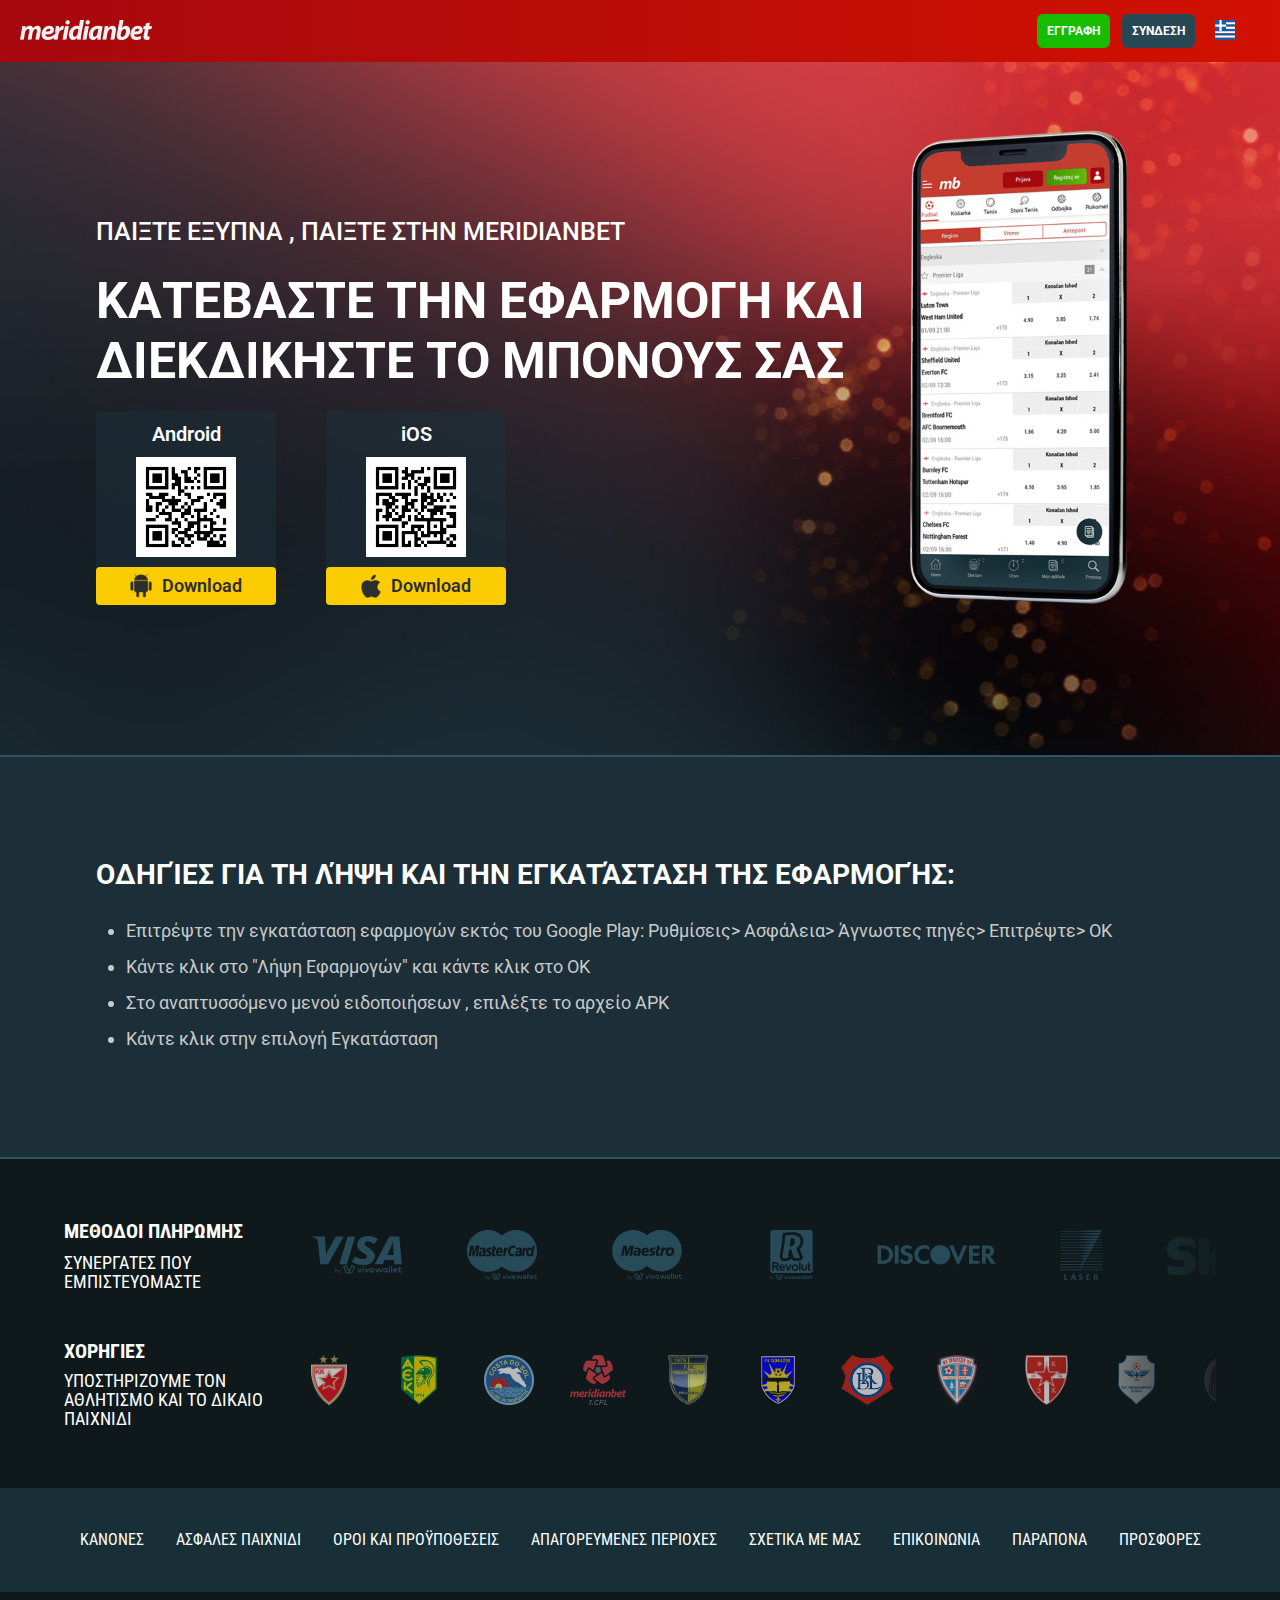
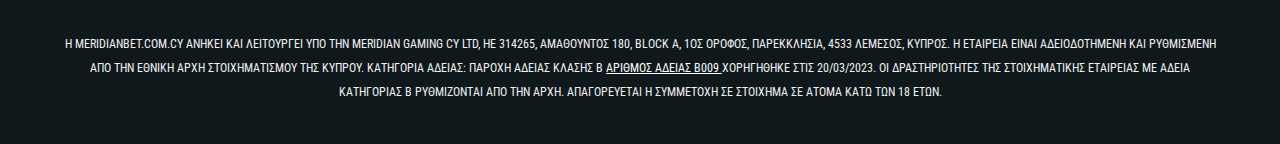
<file: index.html>
<!DOCTYPE html>
<html lang="en">
  <head>
    <!-- Google Tag Manager -->
    <script>
      (function (w, d, s, l, i) {
        w[l] = w[l] || [];
        w[l].push({ "gtm.start": new Date().getTime(), event: "gtm.js" });
        var f = d.getElementsByTagName(s)[0],
          j = d.createElement(s),
          dl = l != "dataLayer" ? "&l=" + l : "";
        j.async = true;
        j.src = "https://www.googletagmanager.com/gtm.js?id=" + i + dl;
        f.parentNode.insertBefore(j, f);
      })(window, document, "script", "dataLayer", "GTM-TZK4Z93");
    </script>
    <!-- End Google Tag Manager -->
    <meta charset="UTF-8" />
    <meta http-equiv="X-UA-Compatible" content="IE=edge" />
    <meta name="viewport" content="width=device-width, initial-scale=1.0" />
    <title>Meridianbet Aplication</title>
    <meta
      name="description"
      content="Download the Meridianbet mobile application and enjoy top-notch online betting and casino games wherever you are. Fast, secure, and easy betting at your fingertips."
    />

    <link rel="stylesheet" href="style.css" />
    <link rel="icon" href="./img/favicon.ico" />
    <link rel="preconnect" href="https://fonts.googleapis.com" />
    <link rel="preconnect" href="https://fonts.gstatic.com" crossorigin />
    <link
      href="https://fonts.googleapis.com/css2?family=Inter&family=Roboto&family=Roboto+Condensed&display=swap"
      rel="stylesheet"
    />
    <link
      rel="stylesheet"
      href="https://cdn.jsdelivr.net/npm/swiper@10/swiper-bundle.min.css"
    />
    <link
      rel="stylesheet"
      href="https://cdnjs.cloudflare.com/ajax/libs/font-awesome/6.4.0/css/all.min.css"
      integrity="sha512-iecdLmaskl7CVkqkXNQ/ZH/XLlvWZOJyj7Yy7tcenmpD1ypASozpmT/E0iPtmFIB46ZmdtAc9eNBvH0H/ZpiBw=="
      crossorigin="anonymous"
      referrerpolicy="no-referrer"
    />
  </head>
  <body>
    <!-- Google Tag Manager (noscript) -->
    <noscript
      ><iframe
        src="https://www.googletagmanager.com/ns.html?id=GTM-TZK4Z93"
        height="0"
        width="0"
        style="display: none; visibility: hidden"
      ></iframe
    ></noscript>
    <!-- End Google Tag Manager (noscript) -->
    <header>
      <div class="logo">
        <img src="./img/logomb.png" alt="logo" />
      </div>
      <div class="btnLng">
        <div class="btn">
          <a class="join-now" href="#" target="_blank">ΕΓΓΡΑΦΗ</a>
          <a class="home" href="#" target="_blank">ΣΥΝΔΕΣΗ</a>
        </div>
        <div class="lang-switcher">
          <a class="lang-rs" id="lang-link" href="#">
            <img id="flag-img" src="./img/el.svg" alt="Flag" />
          </a>
          <ul class="lang-dropdown">
            <li>
              <a
                class="lang-rs"
                href="#"
                data-lang="el"
                data-image="./img/el.svg"
              >
                <img src="./img/el.svg" alt="srpski" />
              </a>
            </li>
            <li>
              <a
                class="lang-en"
                href="#"
                data-lang="en"
                data-image="./img/en.swg"
              >
                <img src="img/en.svg" alt="English" />
              </a>
            </li>
          </ul>
        </div>
        <div id="content">
          <!-- Sadržaj na odabranom jeziku će biti ovdje -->
        </div>
      </div>
    </header>
    <main>
      <section id="meridianApp">
        <div class="meridianApp-wrapper">
          <div class="meridianApp-text">
            <h4>ΠΑΙΞΤΕ ΕΞΥΠΝΑ , ΠΑΙΞΤΕ ΣΤΗΝ MERIDIANBET</h4>
            <h2>ΚΑΤΕΒΑΣΤΕ ΤΗΝ ΕΦΑΡΜΟΓΗ ΚΑΙ ΔΙΕΚΔΙΚΗΣΤΕ ΤΟ ΜΠΟΝΟΥΣ ΣΑΣ</h2>
          </div>
          <div class="meridianApp-img">
            <div class="meridianApp-img-box1 box">
              <p>Android</p>
              <img
                class="box-img"
                src="./img/Andriod_App_CY.png"
                alt="qrCode"
              />
              <div class="btn-app">
                <img
                  class="btn-icon"
                  src="./img/androidIcon.png"
                  alt="androidIcon"
                />
                <a
                  id="andriodAppBtn"
                  href="https://coupons.joker.co.rs/~android/cy/app-cy-release.apk"
                  >Download</a
                >
              </div>
            </div>
            <div class="meridianApp-img-box2 box">
              <p>iOS</p>
              <img class="box-img" src="./img/iOS_App_CY.png" alt="qrCode" />
              <div class="btn-app">
                <img
                  class="btn-icon"
                  src="./img/appleIcon.png"
                  alt="appleIcon"
                />
                <a
                  id="iosAppBtn"
                  target="_blank"
                  href="https://apps.apple.com/cy/app/meridianbet-com-cy/id1220370343"
                  >Download</a
                >
              </div>
            </div>
          </div>
        </div>
      </section>

      <section id="instructions">
        <div class="instructions-wrapper">
          <h3>Οδηγίες για τη λήψη και την εγκατάσταση της εφαρμογής:</h3>
          <ul>
            <li>
              Επιτρέψτε την εγκατάσταση εφαρμογών εκτός του Google Play:
              Ρυθμίσεις> Ασφάλεια> Άγνωστες πηγές> Επιτρέψτε> OK
            </li>
            <li>Κάντε κλικ στο "Λήψη Εφαρμογών" και κάντε κλικ στο OK</li>
            <li>
              Στο αναπτυσσόμενο μενού ειδοποιήσεων , επιλέξτε το αρχείο APK
            </li>
            <li>Κάντε κλικ στην επιλογή Εγκατάσταση</li>
          </ul>
        </div>
      </section>
    </main>
    <footer>
      <div class="footer-wrapper">
        <div class="payments">
          <div class="payments-text">
            <h3>ΜΕΘΟΔΟΙ ΠΛΗΡΩΜΗΣ</h3>
            <h4>ΣΥΝΕΡΓΑΤΕΣ ΠΟΥ ΕΜΠΙΣΤΕΥΟΜΑΣΤΕ</h4>
          </div>
          <div class="payments-icons">
            <div class="swiper-container mySwiper">
              <div class="swiper-wrapper">
                <div class="swiper-slide">
                  <img src="img/payments/visavw.svg" alt="" />
                </div>
                <div class="swiper-slide">
                  <img src="img/payments/mastercardvw.svg" alt="" />
                </div>
                <div class="swiper-slide">
                  <img src="img/payments/maestrovw.svg" alt="" />
                </div>
                <div class="swiper-slide">
                  <img src="img/payments/revolut.svg" alt="" />
                </div>

                <div class="swiper-slide">
                  <img src="img/payments/discover.svg" alt="" />
                </div>
                <div class="swiper-slide">
                  <img src="img/payments/laser.svg" alt="" />
                </div>
                <div class="swiper-slide">
                  <img src="img/payments/skrill.svg" alt="" />
                </div>
                <div class="swiper-slide">
                  <img src="img/payments/neteller.svg" alt="" />
                </div>
                <div class="swiper-slide">
                  <img src="img/payments/paysafe.svg" alt="" />
                </div>
                <div class="swiper-slide">
                  <img src="img/payments/blueberry.svg" alt="" />
                </div>
                <div class="swiper-slide">
                  <img src="img/payments/netinfo.svg" alt="" />
                </div>
                <div class="swiper-slide">
                  <img src="img/payments/viva.svg" alt="" />
                </div>
                <div class="swiper-slide">
                  <img src="img/payments/bank.svg" alt="" />
                </div>
              </div>
            </div>
          </div>
        </div>
        <div class="sponsorships">
          <div class="sponsorships-text">
            <h3>ΧΟΡΗΓΙΕΣ</h3>
            <h4>ΥΠΟΣΤΗΡΙΖΟΥΜΕ ΤΟΝ ΑΘΛΗΤΙΣΜΟ ΚΑΙ ΤΟ ΔΙΚΑΙΟ ΠΑΙΧΝΙΔΙ</h4>
          </div>
          <div class="sponsorships-icons">
            <div class="swiper-container mySwiper1">
              <div class="swiper-wrapper">
                <div class="swiper-slide">
                  <img src="./img/logo-klubovi/zvezda.png" alt="" />
                </div>
                <div class="swiper-slide">
                  <img src="./img/logo-klubovi/aek.png" alt="" />
                </div>
                <div class="swiper-slide">
                  <img src="./img/logo-klubovi/CD_Costa_do_Sol.png" alt="" />
                </div>
                <div class="swiper-slide">
                  <img src="./img/logo-klubovi/clf.png" alt="" />
                </div>
                <div class="swiper-slide">
                  <img src="./img/logo-klubovi/GomjenicaPrijedor.png" alt="" />
                </div>
                <div class="swiper-slide">
                  <img src="./img/logo-klubovi/Gorazde.png" alt="" />
                </div>
                <div class="swiper-slide">
                  <img
                    src="./img/logo-klubovi/Rekreativo-Banja-Luka.png"
                    alt=""
                  />
                </div>
                <div class="swiper-slide">
                  <img src="./img/logo-klubovi/Zvijezda.png" alt="" />
                </div>
                <div class="swiper-slide">
                  <img src="./img/logo-klubovi/ZvijezdaKakmuz.png" alt="" />
                </div>
                <div class="swiper-slide">
                  <img src="./img/logo-klubovi/zeljeznicar-doboj.png" alt="" />
                </div>
                <div class="swiper-slide">
                  <img
                    src="./img/logo-klubovi/FMP-logo-bez-pozadine.png"
                    alt=""
                  />
                </div>
                <div class="swiper-slide">
                  <img
                    src="./img/logo-klubovi/fudbalski_savez_crne_gore.png"
                    alt=""
                  />
                </div>
                <div class="swiper-slide">
                  <img
                    src="./img/logo-klubovi/Jogabet-liga-de-Maputo.png"
                    alt=""
                  />
                </div>
                <div class="swiper-slide">
                  <img src="./img/logo-klubovi/PromoDonjiVakuf.png" alt="" />
                </div>
                <div class="swiper-slide">
                  <img src="./img/logo-klubovi/Varda.png" alt="" />
                </div>
                <div class="swiper-slide">
                  <img src="./img/logo-klubovi/KMCFC.svg" alt="" />
                </div>
                <div class="swiper-slide">
                  <img src="./img/logo-klubovi/RMU-Banovici.png" alt="" />
                </div>
                <div class="swiper-slide">
                  <img src="./img/logo-klubovi/mladostBulldogs.png" alt="" />
                </div>
                <div class="swiper-slide">
                  <img src="./img/logo-klubovi/munchen.png" alt="" />
                </div>
                <div class="swiper-slide">
                  <img src="./img/logo-klubovi/napredak.png" alt="" />
                </div>
                <div class="swiper-slide">
                  <img src="./img/logo-klubovi/nea.png" alt="" />
                </div>
                <div class="swiper-slide">
                  <img src="./img/logo-klubovi/ribnica.png" alt="" />
                </div>
                <div class="swiper-slide">
                  <img src="./img/logo-klubovi/Sloboda_Tuzla.png" alt="" />
                </div>
                <div class="swiper-slide">
                  <img src="./img/logo-klubovi/sutjeska.png" alt="" />
                </div>
                <div class="swiper-slide">
                  <img src="./img/logo-klubovi/valleta.png" alt="" />
                </div>
                <div class="swiper-slide">
                  <img src="./img/logo-klubovi/vps.png" alt="" />
                </div>
                <div class="swiper-slide">
                  <img src="./img/logo-klubovi/zabar.png" alt="" />
                </div>
              </div>
            </div>
          </div>
        </div>
      </div>
      <div class="links">
        <ul class="lista">
          <li>
            <a
              href="https://help.meridianbet.com.cy/el/category/1298/page/11957"
              target="_blank"
              rel="nofollow"
            >
              ΚΑΝΟΝΕΣ
            </a>
          </li>
          <li>
            <a
              href="https://meridianbet.com.cy/metra/"
              target="_blank"
              rel="nofollow"
            >
              ΑΣΦΑΛΕΣ ΠΑΙΧΝΙΔΙ
            </a>
          </li>
          <li>
            <a
              href="https://help.meridianbet.com.cy/el/category/1298/page/11958"
              target="_blank"
              rel="nofollow"
              >ΟΡΟΙ ΚΑΙ ΠΡΟΫΠΟΘΕΣΕΙΣ</a
            >
          </li>

          <li>
            <a
              href="https://help.meridianbet.com.cy/el/category/1298/page/11959"
              target="_blank"
              rel="nofollow"
              >ΑΠΑΓΟΡΕΥΜΕΝΕΣ ΠΕΡΙΟΧΕΣ</a
            >
          </li>
          <li>
            <a
              href="https://help.meridianbet.com.cy/el/category/1298/page/11961"
              target="_blank"
              rel="nofollow"
              >ΣΧΕΤΙΚΑ ΜΕ ΜΑΣ</a
            >
          </li>
          <li>
            <a
              href="https://help.meridianbet.com.cy/el/category/1298/page/11962"
              target="_blank"
              rel="nofollow"
              >ΕΠΙΚΟΙΝΩΝΙΑ</a
            >
          </li>
          <li>
            <a
              href="https://help.meridianbet.com.cy/el/category/1303/page/12037"
              target="_blank"
              rel="nofollow"
              >ΠΑΡΑΠΟΝΑ</a
            >
          </li>
          <li>
            <a
              href="https://promo.meridianbet.com.cy/el"
              target="_blank"
              rel="nofollow"
            >
              ΠΡΟΣΦΟΡΕΣ
            </a>
          </li>
        </ul>
      </div>
      <div class="copyright">
        <p>
          H MERIDIANBET.COM.CY ΑΝΗΚΕΙ ΚΑΙ ΛΕΙΤΟΥΡΓΕΙ ΥΠΟ ΤΗΝ MERIDIAN GAMING CY
          LTD, HE 314265, ΑΜΑΘΟΥΝΤΟΣ 180, BLOCK A, 1ΟΣ ΟΡΟΦΟΣ, ΠΑΡΕΚΚΛΗΣΙΑ, 4533
          ΛΕΜΕΣΟΣ, ΚΥΠΡΟΣ. Η ΕΤΑΙΡΕΙΑ ΕΙΝΑΙ ΑΔΕΙΟΔΟΤΗΜΕΝΗ ΚΑΙ ΡΥΘΜΙΣΜΕΝΗ ΑΠΟ ΤΗΝ
          ΕΘΝΙΚΗ ΑΡΧΗ ΣΤΟΙΧΗΜΑΤΙΣΜΟΥ ΤΗΣ ΚΥΠΡΟΥ. ΚΑΤΗΓΟΡΙΑ ΑΔΕΙΑΣ: ΠΑΡΟΧΗ ΑΔΕΙΑΣ
          ΚΛΑΣΗΣ Β
          <a
            href="https://meridianbet.com.cy/promo/links/license-greek-version.pdf"
            target="_blank"
            style="color: white; text-decoration: underline"
            >ΑΡΙΘΜΟΣ ΑΔΕΙΑΣ Β009 </a
          >ΧΟΡΗΓΗΘΗΚΕ ΣΤΙΣ 20/03/2023. ΟΙ ΔΡΑΣΤΗΡΙΟΤΗΤΕΣ ΤΗΣ ΣΤΟΙΧΗΜΑΤΙΚΗΣ
          ΕΤΑΙΡΕΙΑΣ ΜΕ ΑΔΕΙΑ ΚΑΤΗΓΟΡΙΑΣ Β ΡΥΘΜΙΖΟΝΤΑΙ ΑΠΟ ΤΗΝ ΑΡΧΗ. ΑΠΑΓΟΡΕΥΕΤΑΙ
          Η ΣΥΜΜΕΤΟΧΗ ΣΕ ΣΤΟΙΧΗΜΑ ΣΕ ΑΤΟΜΑ ΚΑΤΩ ΤΩΝ 18 ΕΤΩΝ. <br />
        </p>
      </div>
    </footer>
    <script src="./jquery-1.12.4.min.js"></script>
    <script src="https://cdn.jsdelivr.net/npm/swiper@10/swiper-bundle.min.js"></script>
    <script src="mobile-detect.js"></script>
    <script src="js.js"></script>
    <script>
      var pathArray = document.URL.split("/");
      var secondLevelLocation = pathArray[4];
      var newURL =
        "https://meridianbet.com.cy/el/e%CE%B3%CE%B3%CF%81%CE%B1%CF%86%CE%B7" +
        secondLevelLocation;
      var homeURL =
        "https://meridianbet.com.cy/el/%CF%83%CF%84%CE%BF%CE%AF%CF%87%CE%B7%CE%BC%CE%B1" +
        secondLevelLocation;
      console.log(newURL);
      console.log(homeURL);
      var RSurl = window.location.href;
      var ENurl =
        "https://meridianbet.com.cy/meridianbet-mobile-application/en/" +
        secondLevelLocation;
      $(".join-now").attr("href", newURL);
      $(".home").attr("href", homeURL);

      $(".lang-rs").attr("href", RSurl);
      $(".lang-en").attr("href", ENurl);
    </script>
  </body>
</html>
</file>
<file: style.css>
:root {
    --dark: #1E1E1E;
    --white: #ffffff;
    --green: #17BB00;
    --lightgray: #D7D7D7;
    --border: 1px solid #2E5465;
    --red: #D11101; 
}

* {
    box-sizing: border-box;
    margin: 0;
    padding: 0;
}
a {
    text-decoration: none;
    color: var(--white);
}

html, body {
    font-family: 'Roboto', sans-serif;
    line-height: 2;
    font-size: 62.5%;
    background-color: var(--dark);
    min-width: 320px;
}

header {
    display: flex;
    padding: 2rem;
    line-height: normal;
    gap: 4px;
    justify-content: space-between;
    align-items: center;
    background: linear-gradient(90deg, #A6080E 0%, #D11101 100%);
}
/*SECTION MERIDIAN APP*/
#meridianApp {
    background-image:url(./img/background.jpg);
    background-repeat: no-repeat;
    background-size: cover;
    background-position: center top;
    border-bottom: 2px solid #2E5465;
}
.meridianApp-wrapper {
    width: 85%;
    max-width: 100%;
    margin: 0 auto;
    padding: 20rem 0;
}
.meridianApp-text h2 {
    font-family: 'Roboto', sans-serif;
    font-size: 6.4rem;
    font-weight: 700;
    line-height: 83px;
    letter-spacing: 0em;
    text-align: left;
    width: 65%;
    color: var(--white);
    text-transform: uppercase;
    margin-bottom: 2.4rem;
}
.meridianApp-text h4 {
    font-family: Roboto;
    font-size: 3rem;
    font-weight: 500;
    line-height: 39px;
    letter-spacing: 0em;
    margin-bottom: 2.4rem;
    color: var(--white);
    text-transform: uppercase;
}
.meridianApp-img {
    display: flex;
    gap: 5rem;

}
.box {
    background: #1C2F3899;
    background: #1C2F3899;
    display: flex;
    flex-direction: column;
    justify-content: space-evenly;
    gap: 1rem;
    border-radius: 0.4rem;
}
.box p {
    font-family: 'Roboto', sans-serif;
    font-size: 2rem;
    font-weight: 600;
    line-height: 2.6rem;
    letter-spacing: 0em;
    text-align: center;
    color: var(--white);
    margin-top: 1rem;


}
.box-img {
    padding:0 4rem;
    height: 10rem;
}
.btn-app {
    display: flex;
    justify-content: center;
    align-items: center;
    gap: 1rem;
    background-color: #FACC01;
    border-radius: 0.4rem;
    padding: 0.5rem;
}
.btn-icon {
    height: 2.4rem;
}
.btn-app a {
    font-family: 'Roboto', sans-serif;
    font-size: 18px;
    font-weight: 600;
    line-height: 28px;
    letter-spacing: 0em;
    text-align: left;
    color: #2D2D2D;
}
.btn a:first-child {
    padding: 1rem;
    background-color: var(--green);
    font-size: 1.2rem;
    line-height: 1.3rem;
    font-weight: 700;
    text-transform: uppercase;
    border-radius: 0.6rem;
    margin-right: 1rem;
}
.btn a:last-child {
    padding: 1rem;
    background-color: #284755;
    font-size: 1.2rem;
    text-transform: uppercase;
    line-height: 1.3rem;
    font-weight: 700;
    border-radius: 0.6rem;
}
.btnLng {
    display: flex;
    gap: 2rem;
    justify-content: center;
    align-items: center;
}
/*SECTION MERIDIAN APP*/
/*SECTION POKER APP*/
#pokerApp {
    
    background-repeat: no-repeat;
    background-size: cover;
    background-position: center;
    border-bottom: 2px solid #2E5465;


    background-image:
    linear-gradient(179.04deg, rgba(22, 35, 42, 0) 20.27%, rgba(25, 40, 48, 0.431196) 55.21%, #1C2F38 95.92%),url(./img/background.jpg);
    
}
.pokerApp-wrapper {
    width: 85%;
    max-width: 100%;
    margin: 0 auto;
    padding: 20rem 0;
}
.pokerApp-text h2 {
    font-family: Roboto;
    font-size: 6.4rem;
    font-weight: 700;
    line-height: 83px;
    letter-spacing: 0em;
    text-align: left;
    width: 43%;
    color: var(--white);
    text-transform: uppercase;
    margin-bottom: 2rem;
}
.pokerApp-text h4 {
    font-family: 'Roboto', sans-serif;
    font-size: 3rem;
    font-weight: 500;
    line-height: 39px;
    letter-spacing: 0em;
    margin-bottom: 2.4rem;
    color: var(--white);
    text-transform: uppercase;
}
.pokerApp-img {
    display: flex;
    gap: 5rem;

}
/*SECTION POKER APP*/
/*SECTION INSTRUCTION*/
#instructions {
  background: #1C2F38;
  border-bottom: 2px solid #2E5465;
   
}
.instructions-wrapper {
    width: 85%;
    margin: 0 auto;
    padding: 10rem 0;
}
#instructions h3 {
    font-family: 'Roboto', sans-serif;
    font-size: 2.8rem;
    font-weight: 700;
    line-height: 36px;
    letter-spacing: 0em;
    text-align: left;
    color: var(--white);
    margin-bottom: 2rem;
    text-transform: uppercase;
} 
#instructions ul li {
    font-family: 'Roboto', sans-serif;
    font-size: 18px;
    font-weight: 400;
    line-height: 36px;
    letter-spacing: 0em;
    text-align: left;
    color: #CACACA;
    margin-left: 3rem;
}
#instructions h4 {
    font-family: 'Roboto', sans-serif;
    font-size: 18px;
    font-weight: 700;
    line-height: 36px;
    letter-spacing: 0em;
    text-align: left;
    color: var(--white);
}
#instructions p {
    font-family: 'Roboto', sans-serif;
    font-size: 16px;
    font-weight: 400;
    line-height: 32px;
    letter-spacing: 0em;
    text-align: left;
    color: #CACACA;
}
/*SECTION INSTRUCTION*/
.btn a:first-child {
    padding: 1rem;
    background-color: var(--green);
    font-size: 1.2rem;
    line-height: 1.3rem;
    font-weight: 700;
    text-transform: uppercase;
    border-radius: 0.6rem;
    margin-right: 1rem;
}
.btn a:last-child {
    padding: 1rem;
    background-color: #284755;
    font-size: 1.2rem;
    text-transform: uppercase;
    line-height: 1.3rem;
    font-weight: 700;
    border-radius: 0.6rem;
}
.btnLng {
    display: flex;
    gap: 2rem;
    justify-content: center;
    align-items: center;
}
/*FOOTER*/
.footer-wrapper {
    width: 90%;
    margin: 0 auto;
    padding: 40px 0;
 
}
.copyright p {
    font-size: 1.2rem;
    color: #f2f2f2;
    text-transform: uppercase;
}
footer {
    background-color: #10181C;
}
.payments {
    display: flex;
    padding: 20px 0;
    align-items: center;
    font-family: 'Roboto Condensed', sans-serif;
    position: relative;
}

.payments::before{
    content: "";
    position: absolute;
    top: 0;
    right: 0;
    width: 15%;
    height: 100%;
    background: linear-gradient(
      to left,
      rgba(15, 25, 27, 0.9),
      transparent
    );
    z-index: 33;

}
.sponsorships::before{
    content: "";
    position: absolute;
    top: 0;
    right: 0;
    width: 15%;
    height: 100%;
    background: linear-gradient(
      to left,
      rgba(15, 25, 27, 0.9),
      transparent
    );
    z-index: 33;

}
.payments-text {
    width: 230px;
    color: #fff;
    
}
.payments-icons {
  
    justify-items: center;
    align-items: center;
    gap: 1rem;
    width: 80%;
    overflow: hidden;
        }
.payments h3{
    font-size: 2rem;
    line-height: normal;
    margin-bottom: 1rem;
}
.payments h4 {
    font-size: 1.8rem;
    line-height: 1.9rem;
    font-weight: normal;
    
}
.payments-icons img {
    opacity: 0.8;
    max-width: 100%;
}
.sponsorships {
    display: flex;
    padding: 20px 0;
    align-items: center;
    font-family: 'Roboto Condensed', sans-serif;
    position: relative;
}
.sponsorships-text {
    width: 20%;
    color: #fff;
}
.sponsorships-text h3 {
    font-size: 2rem;
}
.sponsorships-text h4{
    font-size: 1.8rem;
    line-height: 1.9rem;
    
    font-weight: normal;
}
.sponsorships-icons {
    width: calc(100% - 230px);
    overflow: hidden;
    text-align: center;
}
.sponsorships-icons img {
    max-width: 100%;
}
.links {
    text-align: center;
    margin: 0 auto;
    background-color: #182f37;
    padding: 40px 0;
}
.links ul {
    width: 95%;
    margin: 0 auto;
}
.links ul li {
    display: inline-block;
    margin-right: 30px;
    line-height: 30px;
   
}
.links ul li a {
    text-decoration: none;
    text-transform: uppercase;
    color: #fff;
    font-family: "Roboto Condensed",Helvetica,Arial,sans-serif;
    font-size: 1.6rem;
    
}
.links li:last-child {
    margin-right: unset;
}
.copyright {
    text-align: center;
    color: #fff;
    padding: 40px 0;
    width: 80%;
    margin: 0 auto;
}
@media screen and (max-width: 1400px) {
    .meridianApp-text h4 {
        font-size: 2.5rem;
        line-height: 39px;
        margin-bottom: 2rem;
    }
    .meridianApp-text h2 {
        font-size: 5rem;
        line-height: 60px;
        width: 82%;
        margin-bottom: 2rem;
    }
    .pokerApp-text h4 {
        font-size: 2.5rem;
        line-height: 39px;
        margin-bottom: 2rem;
    }
    .pokerApp-text h2 {
        font-size: 5rem;
        line-height: 60px;
        width: 65%;
        margin-bottom: 2rem;
    }
    .meridianApp-wrapper {
        padding: 15rem 0;
    }
    .pokerApp-wrapper {
        padding: 15rem 0;
    }
    .footer-wrapper {
        width: 90% !important;
    }    
}
@media screen and (max-width: 768px) {
    .meridianApp-img-box1, .meridianApp-img-box2 {
        width: 100%;
    }
    .copyright {
        padding: 20px 0;
    }
    .links {
        display: none;
    }
    .meridianApp-wrapper {
        padding: 6rem 0;
    }
    #meridianApp {
        background-image: linear-gradient(179.61deg, #10181C 0.65%, #1C2F38 99.98%);
    }
    .meridianApp-wrapper {
        width: 95%;
    }
    .meridianApp-text h2 {
    font-size: 30px;
    font-weight: 700;
    line-height: 39px;
    }
    .meridianApp-text h4 {
    
    font-size: 16px;
    font-weight: 700;
    line-height: 20.8px;
    text-transform: uppercase;        
    }
        
    .meridianApp-img {    
    flex-direction: column;
    gap: 2rem;
    }
    .box {
        background-color: unset;
    }
    .box-img {
        display: none;
    }

    .btn-app{
        padding: 1.3rem;
    }
    .box p {
        font-size: 1.8rem;
    }
    .pokerApp-wrapper {
        padding: 6rem 0;
    }
    #pokerApp {
        background-image: linear-gradient(179.61deg, #10181C 0.65%, #1C2F38 99.98%);
    }
    .pokerApp-wrapper {
        width: 95%;
    }
    .pokerApp-text h2 {
    font-size: 30px;
    font-weight: 700;
    line-height: 39px;
    width: 60%;
    }
    .pokerApp-text h4 {
    
    font-size: 16px;
    font-weight: 700;
    line-height: 20.8px;
    text-transform: uppercase;        
    }
        
    .pokerApp-img {    
    flex-direction: column;
    gap: 2rem;
    }

    .instructions-wrapper {
        width: 95%;
        margin: 0 auto;
    padding: 4rem 1rem;
    }
    #instructions h3 {
        font-size: 1.8rem;
        line-height: 28px;
    }
    #instructions ul li {
        font-size: 14px;
        line-height: 28px;
    }
    #instructions h3 {
        text-align: center;
    }
    #instructions h4 {
        font-size: 14px;
        line-height: 22px;
    }
    #instructions p {
        font-size: 14px;
    }
    .footer-wrapper {
            width: 90%;
    }
    .payments {
        flex-direction: column;
        gap: 1rem;
    }
    .payments-text {
        width: 100%;
    }
    .payments-icons {
        width: 100%;
        gap: 0.5rem;
        grid-template-columns: repeat(auto-fill, minmax(5rem, 1fr));
    }
    .sponsorships {
        flex-direction: column;
        gap: 1rem;
    }
    .sponsorships-text {
        width: 100%;
        color: #fff;
    }
    .sponsorships-icons {
        width: 100%;
    }
    .sponsorships-icons img{
        max-width: 100%;
    }
    .copyright {
            width: 90%;
        }
    }
    
    @media screen and (max-width: 440px) {
        .meridianApp-text h2 {
            font-size: 23px;
            line-height: 30px;
        }
        .pokerApp-text h2 {
            font-size: 23px;
            line-height: 30px;
        }
        .logo img{
            display: none;
        }
        .logo {
            background-image: url(./img/mb.png);
            background-size: cover;
            background-repeat: no-repeat;
            height: 4rem;
            width: 4rem;
        }
        .btnLng {
            max-width: 100%;
            justify-content: end;
        }
        .links {
            padding: 20px 0;
        }
        .links ul li a {
            font-size: 1.4rem;
        }
     }
    @media screen and (max-width: 375px) { 
        .payments-icons {
        grid-template-columns: repeat(auto-fill, minmax(5rem, 1fr));
    
        }
        .copyright {
            width: 90%;
        }
        .footer-wrapper {
            padding: 20px 0;
        }
        .btn {
            display: none;
        }
    }
 /* Stil za prikaz padajućeg menija s zastavicama */
  .lang-switcher {
    position: relative;
  }

  .lang-dropdown {
    display: none;
    list-style: none;
    margin: 0;
    padding: 0;
    position: absolute;
    top: 30px;
    right: 0;
    z-index: 1;
    background-color: #284755;
    /*border: 1px solid #ccc;*/
    border-radius: 5px;
    padding: 0;
    box-shadow: 0px 2px 4px rgba(0, 0, 0, 0.1);
  }
  
  .lang-dropdown li {
    display: block;
  }
  
  #flag-img {
    width: 20px;
    height: 20px;
    margin-right: 5px;
  }
  
  .lang-dropdown li a {
    display: flex;
    align-items: center;
    padding: 4px;
    text-decoration: none;
    color: #000;
  }
  
  .lang-dropdown li a img {
    width: 20px;
    height: 20px;
  }
  
  .lang-dropdown li a:hover {
    background-color: #375a6a;
    border-radius: 4px;
  }
  
  /* Stil za odabrani jezik */
  .selected-lang {
    display: flex;
    align-items: center;
    padding: 5px;
    border: 1px solid #ccc;
    border-radius: 5px;
    cursor: pointer;
  }
  
  /*FOOTER STYLE*/
.footer-wrapper {
    width: 90%;
    margin: 0 auto;
    padding: 40px 0;
 
}
footer {
    background-color: #0f191b;
}
.payments {
    display: flex;
    padding: 20px 0;
}
.payments-text {
    width: 20%;
    color: #fff;
    font-size: 16px;
    display: flex;
    flex-direction: column;
    align-self: center;
    
}
.payments-icons {
    width: 80%;
    overflow: hidden;
}

.sponsorships {
    display: flex;
    padding: 20px 0;
}
.sponsorships-text {
    width: 20%;
    color: #fff;
    font-size: 16px;
}
.sponsorships-icons {
    width: 80%;
    overflow: hidden;
}
.links {
    text-align: center;
    margin: 0 auto;
    background-color: #182f37;
    padding: 40px 0;
    
}
.links ul {
    width: 95%;
    margin: 0 auto;
}
.links ul li {
    display: inline-block;
    margin-right: 30px;
    line-height: 24px;
    font-size: 14px;
   
}
.links ul li a {
    text-decoration: none;
    text-transform: uppercase;
    color: #fff;
    
    
}
.links li:last-child {
    margin-right: unset;
}
.copyright {
    text-align: center;
    color: #fff;
    padding: 40px 0;
    width: 90%;
    margin: 0 auto;
    font-size: 12px;
    font-family: 'Roboto Condensed', sans-serif;
}



.swiper-container {
    width: 100%;
    height: 100%;
  }

  .swiper-slide {
    text-align: left;
    font-size: 18px;
    background: transparent;
    height: 55% !important;
    /* Center slide text vertically */
    display: -webkit-box;
    display: -ms-flexbox;
    display: -webkit-flex;
    display: flex !important;
    -webkit-box-pack: center;
    -ms-flex-pack: center;
    -webkit-justify-content: center;
    justify-content: center;
    -webkit-box-align: center;
    -ms-flex-align: center;
    -webkit-align-items: center;
      align-self: center !important;
   
  }

  .swiper-slide img {
    display: block;
    width: 95%;
    height: 5rem;
    object-fit: contain;
    opacity: 0.7;
    
  }
  .block-title img {
    width: 10% !important;
  }

  @media screen and (max-width:768px) {
    .footer-wrapper {
        width: 90%;
    }
    .payments {
        flex-direction: column;
        gap: 20px;
    }
    .payments-text {
        width: 100%;
    }
    .payments-icons {
        width: 100%;
    }
    
    .swiper-wrapper {
    align-items: center;
    }
    .sponsorships {
        flex-direction: column;
        gap: 20px;
    }
    .sponsorships-text {
        width: 100%;
    }
    .sponsorships-icons {
        width: 100%;
    }
    .block.swiper-slide {
        width: 97% !important;
        margin: 10px;
    }
    .swiper-container {
        width: 100%;
    }
      .swiper-slide img {
    width: 60%;
      }
    #rules-text .show-more {
        width: 50%;
    }
    .links ul li {
        font-size: 12px;
        line-height:19px;
    }
    .links{
        padding: 20px 0;
    }
  }
</file>
